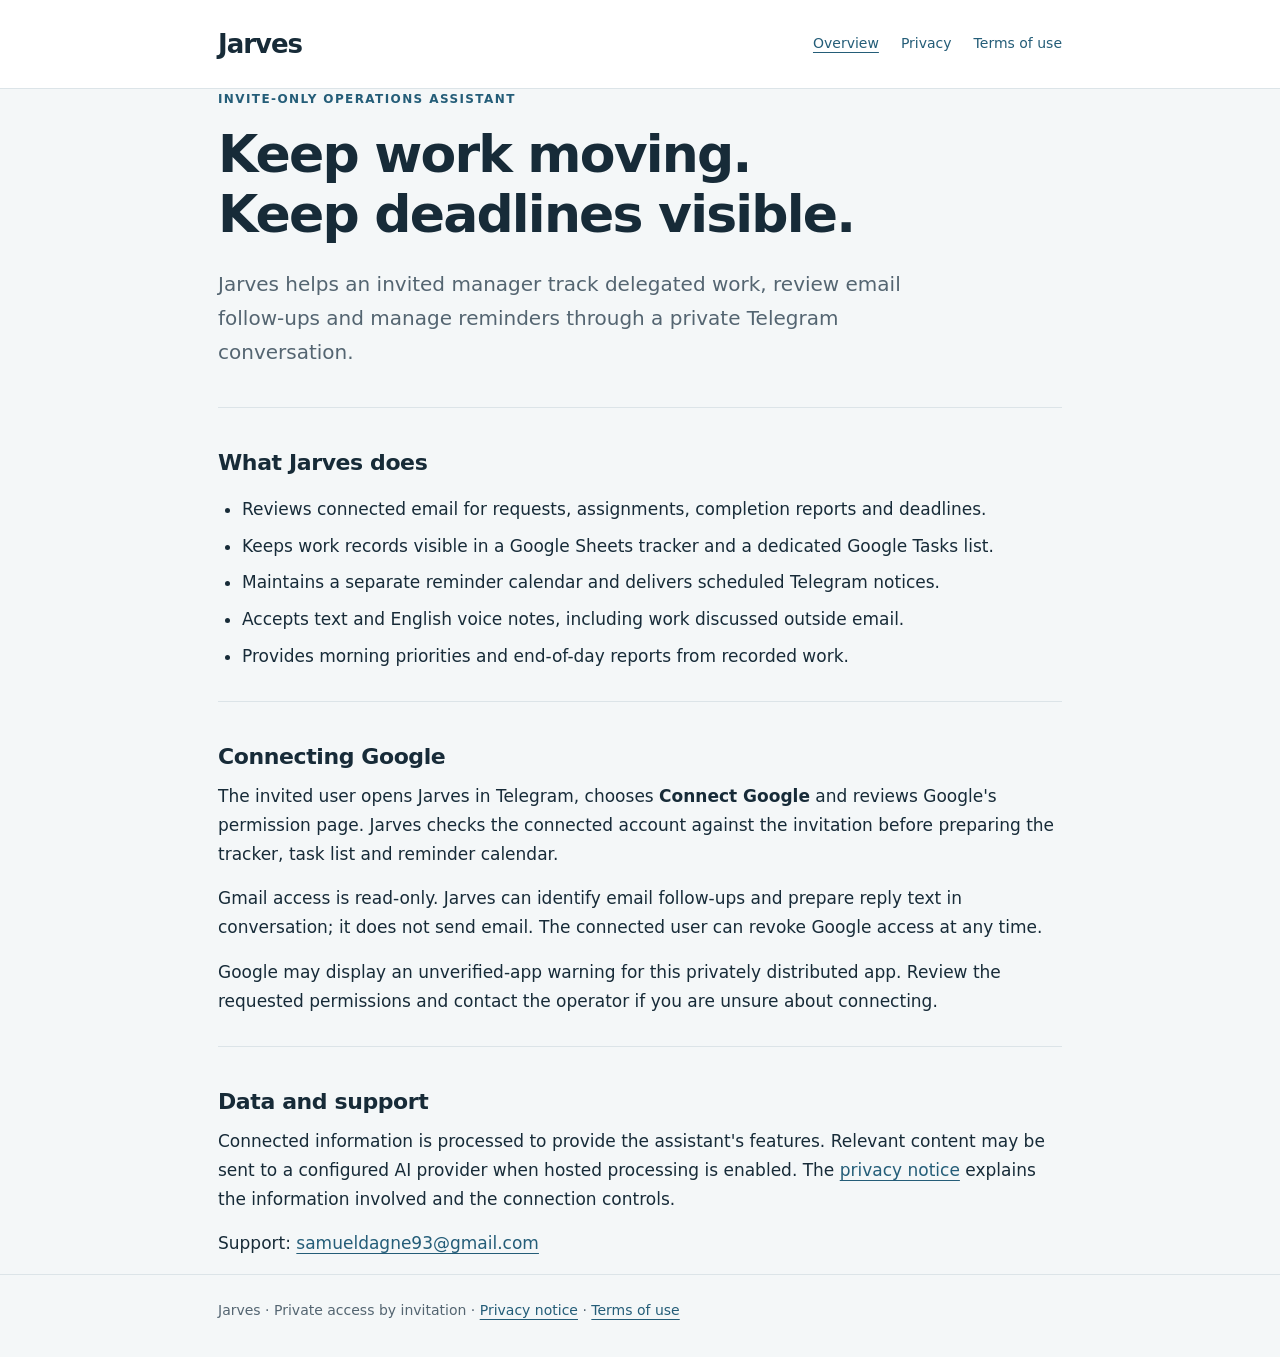
<file: index.html>
<!doctype html>
<html lang="en">
<head><meta charset="utf-8"><meta name="viewport" content="width=device-width,initial-scale=1"><meta name="robots" content="noindex"><title>Jarves — Operations assistant</title><meta name="description" content="Information about Jarves, an invite-only assistant for operational tasks, email follow-up and reminders."><link rel="stylesheet" href="styles.css"></head>
<body>
<header><nav class="wrap" aria-label="Main navigation"><a class="brand" href="index.html">Jarves</a><div class="links"><a href="index.html" aria-current="page">Overview</a><a href="privacy.html">Privacy</a><a href="terms.html">Terms of use</a></div></nav></header>
<main class="wrap">
<p class="eyebrow">Invite-only operations assistant</p>
<h1>Keep work moving.<br>Keep deadlines visible.</h1>
<p class="lead">Jarves helps an invited manager track delegated work, review email follow-ups and manage reminders through a private Telegram conversation.</p>
<section><h2>What Jarves does</h2><ul><li>Reviews connected email for requests, assignments, completion reports and deadlines.</li><li>Keeps work records visible in a Google Sheets tracker and a dedicated Google Tasks list.</li><li>Maintains a separate reminder calendar and delivers scheduled Telegram notices.</li><li>Accepts text and English voice notes, including work discussed outside email.</li><li>Provides morning priorities and end-of-day reports from recorded work.</li></ul></section>
<section><h2>Connecting Google</h2><p>The invited user opens Jarves in Telegram, chooses <strong>Connect Google</strong> and reviews Google's permission page. Jarves checks the connected account against the invitation before preparing the tracker, task list and reminder calendar.</p><p>Gmail access is read-only. Jarves can identify email follow-ups and prepare reply text in conversation; it does not send email. The connected user can revoke Google access at any time.</p><p>Google may display an unverified-app warning for this privately distributed app. Review the requested permissions and contact the operator if you are unsure about connecting.</p></section>
<section><h2>Data and support</h2><p>Connected information is processed to provide the assistant's features. Relevant content may be sent to a configured AI provider when hosted processing is enabled. The <a href="privacy.html">privacy notice</a> explains the information involved and the connection controls.</p><p>Support: <a href="mailto:samueldagne93@gmail.com">samueldagne93@gmail.com</a></p></section>
</main>
<footer><div class="wrap">Jarves · Private access by invitation · <a href="privacy.html">Privacy notice</a> · <a href="terms.html">Terms of use</a></div></footer>
</body></html>
</file>
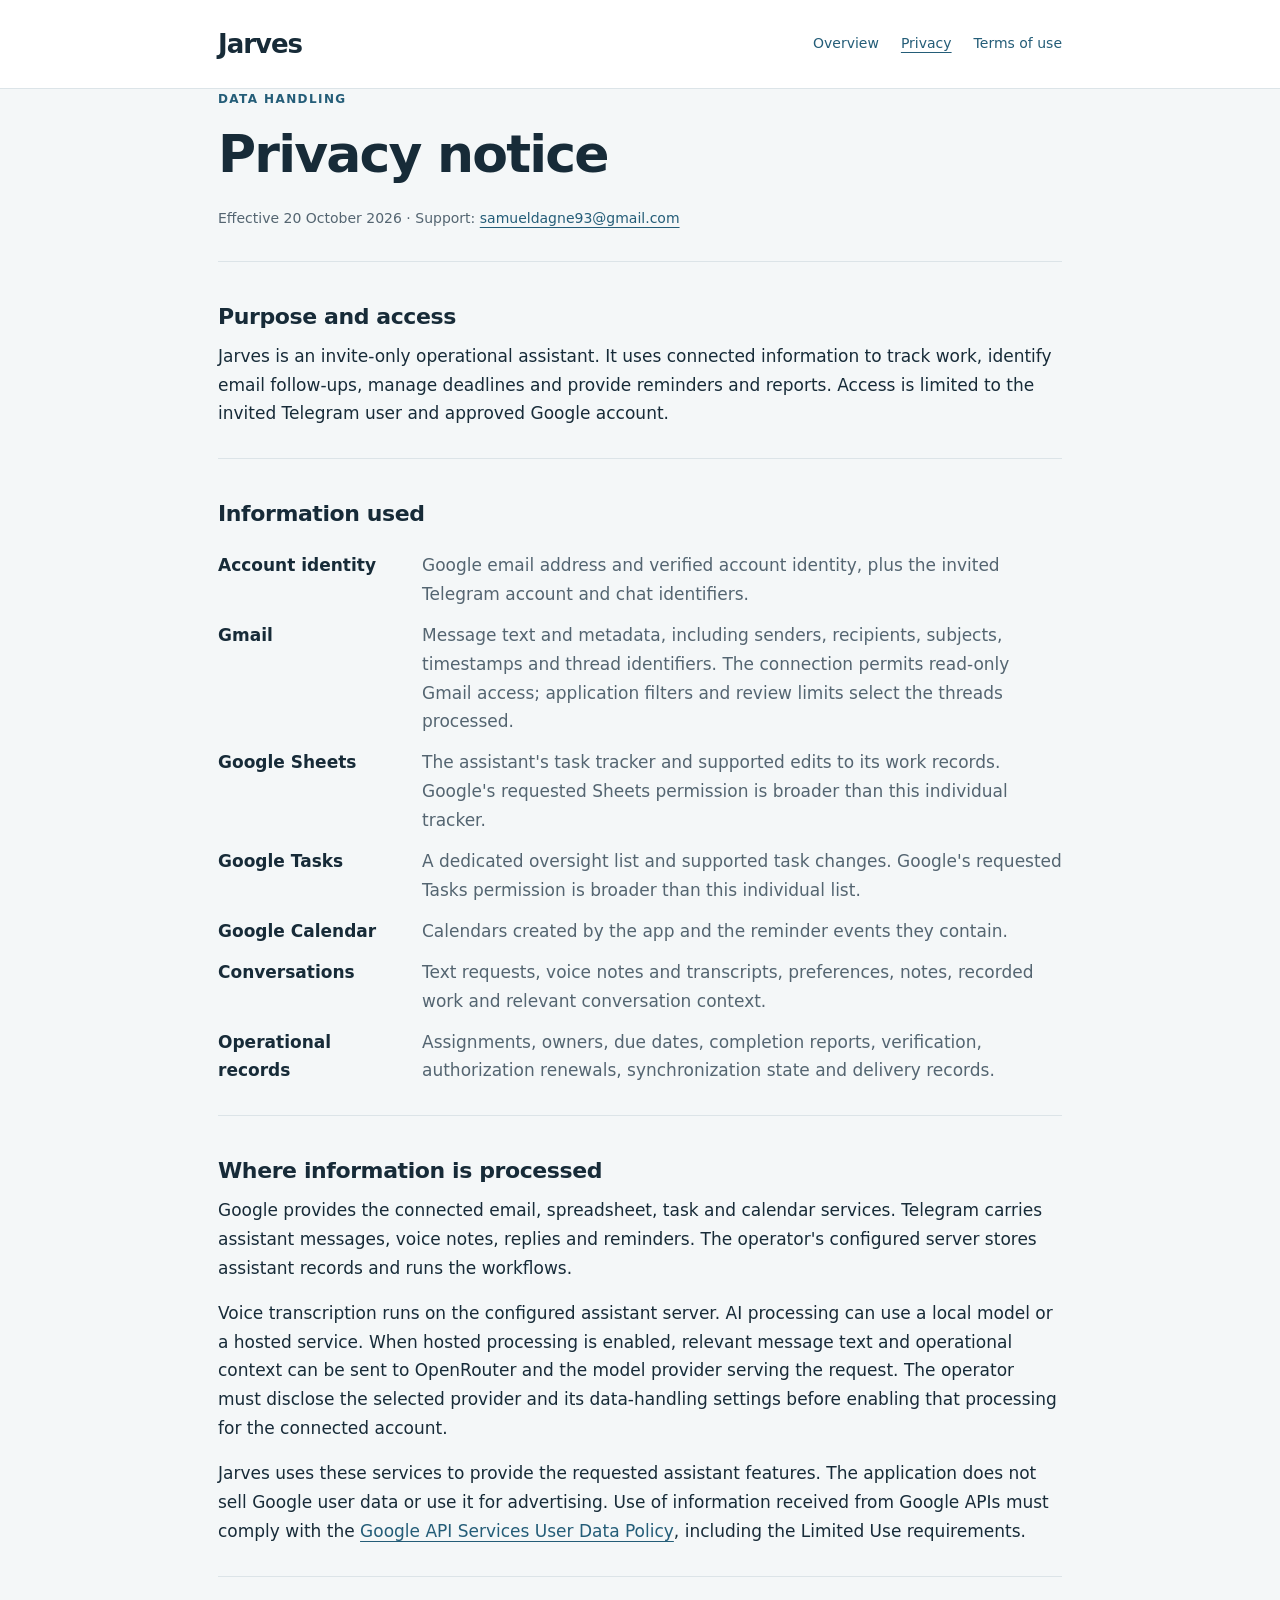
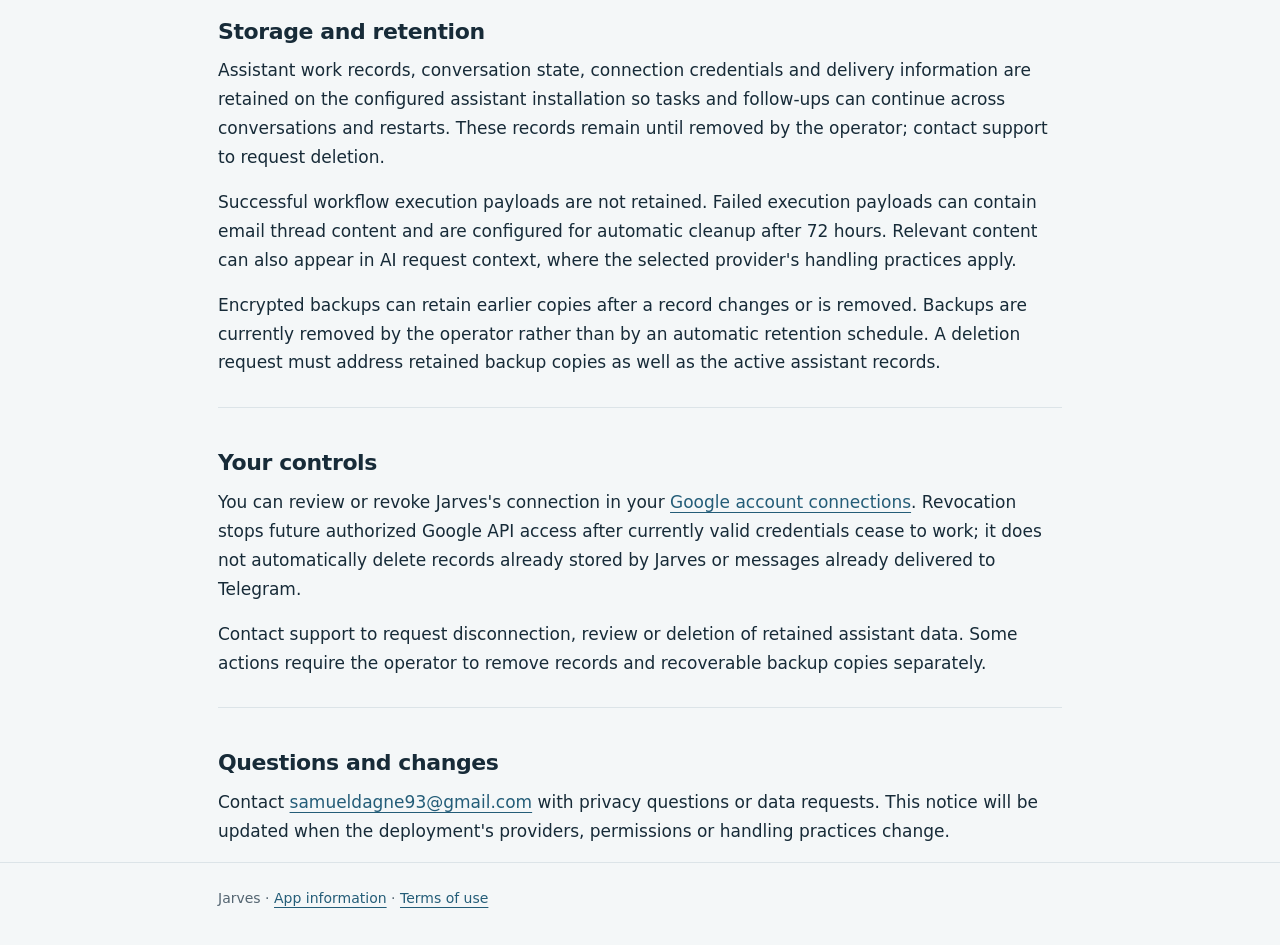
<file: privacy.html>
<!doctype html>
<html lang="en">
<head><meta charset="utf-8"><meta name="viewport" content="width=device-width,initial-scale=1"><meta name="robots" content="noindex"><title>Privacy notice — Jarves</title><link rel="stylesheet" href="styles.css"></head>
<body>
<header><nav class="wrap" aria-label="Main navigation"><a class="brand" href="index.html">Jarves</a><div class="links"><a href="index.html">Overview</a><a href="privacy.html" aria-current="page">Privacy</a><a href="terms.html">Terms of use</a></div></nav></header>
<main class="wrap">
<p class="eyebrow">Data handling</p><h1>Privacy notice</h1><p class="meta">Effective 20 October 2026 · Support: <a href="mailto:samueldagne93@gmail.com">samueldagne93@gmail.com</a></p>
<section><h2>Purpose and access</h2><p>Jarves is an invite-only operational assistant. It uses connected information to track work, identify email follow-ups, manage deadlines and provide reminders and reports. Access is limited to the invited Telegram user and approved Google account.</p></section>
<section><h2>Information used</h2><dl class="facts"><dt>Account identity</dt><dd>Google email address and verified account identity, plus the invited Telegram account and chat identifiers.</dd><dt>Gmail</dt><dd>Message text and metadata, including senders, recipients, subjects, timestamps and thread identifiers. The connection permits read-only Gmail access; application filters and review limits select the threads processed.</dd><dt>Google Sheets</dt><dd>The assistant's task tracker and supported edits to its work records. Google's requested Sheets permission is broader than this individual tracker.</dd><dt>Google Tasks</dt><dd>A dedicated oversight list and supported task changes. Google's requested Tasks permission is broader than this individual list.</dd><dt>Google Calendar</dt><dd>Calendars created by the app and the reminder events they contain.</dd><dt>Conversations</dt><dd>Text requests, voice notes and transcripts, preferences, notes, recorded work and relevant conversation context.</dd><dt>Operational records</dt><dd>Assignments, owners, due dates, completion reports, verification, authorization renewals, synchronization state and delivery records.</dd></dl></section>
<section><h2>Where information is processed</h2><p>Google provides the connected email, spreadsheet, task and calendar services. Telegram carries assistant messages, voice notes, replies and reminders. The operator's configured server stores assistant records and runs the workflows.</p><p>Voice transcription runs on the configured assistant server. AI processing can use a local model or a hosted service. When hosted processing is enabled, relevant message text and operational context can be sent to OpenRouter and the model provider serving the request. The operator must disclose the selected provider and its data-handling settings before enabling that processing for the connected account.</p><p>Jarves uses these services to provide the requested assistant features. The application does not sell Google user data or use it for advertising. Use of information received from Google APIs must comply with the <a href="https://developers.google.com/terms/api-services-user-data-policy">Google API Services User Data Policy</a>, including the Limited Use requirements.</p></section>
<section><h2>Storage and retention</h2><p>Assistant work records, conversation state, connection credentials and delivery information are retained on the configured assistant installation so tasks and follow-ups can continue across conversations and restarts. These records remain until removed by the operator; contact support to request deletion.</p><p>Successful workflow execution payloads are not retained. Failed execution payloads can contain email thread content and are configured for automatic cleanup after 72 hours. Relevant content can also appear in AI request context, where the selected provider's handling practices apply.</p><p>Encrypted backups can retain earlier copies after a record changes or is removed. Backups are currently removed by the operator rather than by an automatic retention schedule. A deletion request must address retained backup copies as well as the active assistant records.</p></section>
<section><h2>Your controls</h2><p>You can review or revoke Jarves's connection in your <a href="https://myaccount.google.com/connections">Google account connections</a>. Revocation stops future authorized Google API access after currently valid credentials cease to work; it does not automatically delete records already stored by Jarves or messages already delivered to Telegram.</p><p>Contact support to request disconnection, review or deletion of retained assistant data. Some actions require the operator to remove records and recoverable backup copies separately.</p></section>
<section><h2>Questions and changes</h2><p>Contact <a href="mailto:samueldagne93@gmail.com">samueldagne93@gmail.com</a> with privacy questions or data requests. This notice will be updated when the deployment's providers, permissions or handling practices change.</p></section>
</main>
<footer><div class="wrap">Jarves · <a href="index.html">App information</a> · <a href="terms.html">Terms of use</a></div></footer>
</body></html>
</file>
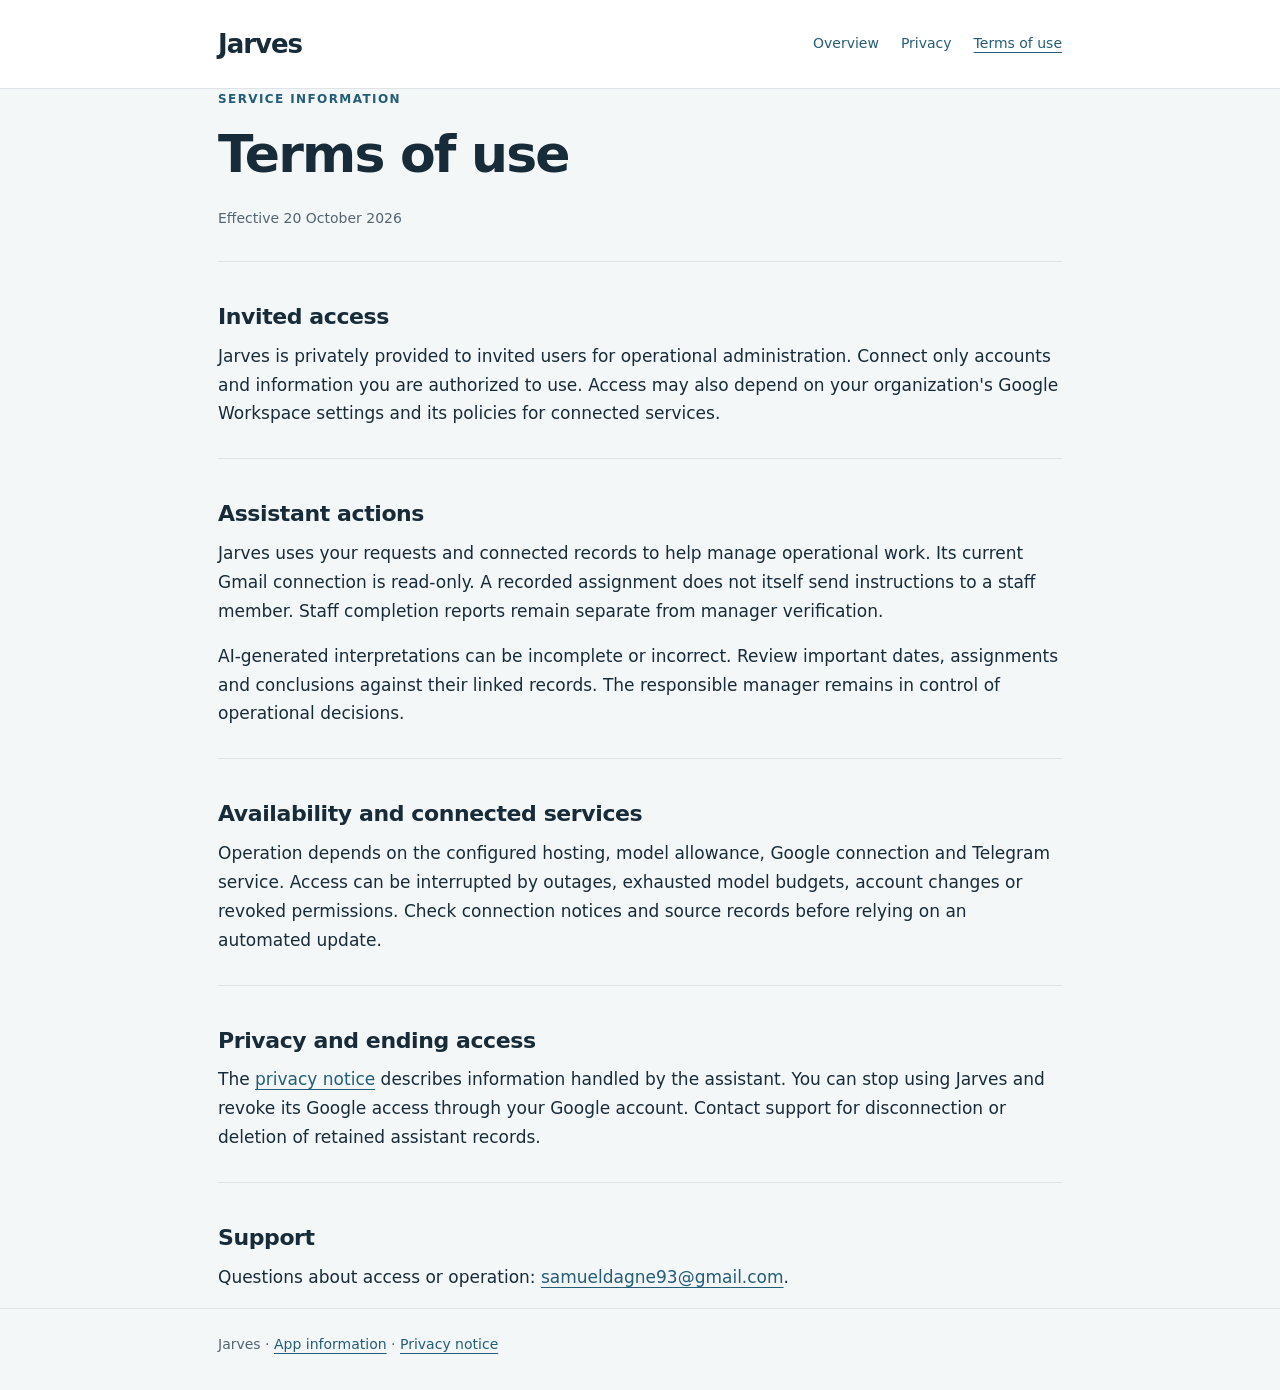
<file: terms.html>
<!doctype html>
<html lang="en">
<head><meta charset="utf-8"><meta name="viewport" content="width=device-width,initial-scale=1"><meta name="robots" content="noindex"><title>Terms of use — Jarves</title><link rel="stylesheet" href="styles.css"></head>
<body>
<header><nav class="wrap" aria-label="Main navigation"><a class="brand" href="index.html">Jarves</a><div class="links"><a href="index.html">Overview</a><a href="privacy.html">Privacy</a><a href="terms.html" aria-current="page">Terms of use</a></div></nav></header>
<main class="wrap">
<p class="eyebrow">Service information</p><h1>Terms of use</h1><p class="meta">Effective 20 October 2026</p>
<section><h2>Invited access</h2><p>Jarves is privately provided to invited users for operational administration. Connect only accounts and information you are authorized to use. Access may also depend on your organization's Google Workspace settings and its policies for connected services.</p></section>
<section><h2>Assistant actions</h2><p>Jarves uses your requests and connected records to help manage operational work. Its current Gmail connection is read-only. A recorded assignment does not itself send instructions to a staff member. Staff completion reports remain separate from manager verification.</p><p>AI-generated interpretations can be incomplete or incorrect. Review important dates, assignments and conclusions against their linked records. The responsible manager remains in control of operational decisions.</p></section>
<section><h2>Availability and connected services</h2><p>Operation depends on the configured hosting, model allowance, Google connection and Telegram service. Access can be interrupted by outages, exhausted model budgets, account changes or revoked permissions. Check connection notices and source records before relying on an automated update.</p></section>
<section><h2>Privacy and ending access</h2><p>The <a href="privacy.html">privacy notice</a> describes information handled by the assistant. You can stop using Jarves and revoke its Google access through your Google account. Contact support for disconnection or deletion of retained assistant records.</p></section>
<section><h2>Support</h2><p>Questions about access or operation: <a href="mailto:samueldagne93@gmail.com">samueldagne93@gmail.com</a>.</p></section>
</main>
<footer><div class="wrap">Jarves · <a href="index.html">App information</a> · <a href="privacy.html">Privacy notice</a></div></footer>
</body></html>
</file>
<file: styles.css>
:root{color-scheme:light;--ink:#172b38;--muted:#546571;--line:#dce4e8;--accent:#245d78;--paper:#fff;--background:#f4f7f8}
*{box-sizing:border-box}
body{margin:0;background:var(--background);color:var(--ink);font:17px/1.7 system-ui,-apple-system,BlinkMacSystemFont,"Segoe UI",sans-serif}
a{color:var(--accent);text-underline-offset:4px}
a:hover{text-decoration-thickness:2px}
a:focus-visible{outline:3px solid #6aa3bd;outline-offset:4px}
.wrap{max-width:900px;margin:auto;padding:0 28px}
header{border-bottom:1px solid var(--line);background:var(--paper)}
nav{display:flex;align-items:center;justify-content:space-between;gap:24px;min-height:88px}
.brand{color:var(--ink);font-size:26px;font-weight:700;letter-spacing:-1px;text-decoration:none}
.links{display:flex;flex-wrap:wrap;gap:22px;font-size:14px}
.links a{text-decoration:none}
.links a[aria-current=page]{text-decoration:underline}
main{padding:44px 0 60px}
.draft{padding:12px 16px;margin-bottom:36px;border:1px solid #d5b875;background:#fff9e9;color:#6b501b;font-size:14px}
.eyebrow{font-size:12px;font-weight:700;letter-spacing:1.4px;text-transform:uppercase;color:var(--accent)}
h1{max-width:760px;margin:12px 0 22px;font-size:clamp(34px,5vw,52px);font-weight:650;line-height:1.15;letter-spacing:-1.8px}
.lead{max-width:700px;margin:0 0 38px;font-size:20px;color:var(--muted)}
h2{margin:34px 0 10px;font-size:22px;line-height:1.35;letter-spacing:-.4px}
p{margin:0 0 16px}
ul,ol{padding-left:24px}
li{margin:8px 0}
section{border-top:1px solid var(--line);padding-top:6px;margin-top:30px}
.meta{font-size:14px;color:var(--muted)}
.facts{display:grid;grid-template-columns:180px 1fr;gap:12px 24px;margin:22px 0}
.facts dt{font-weight:650}
.facts dd{margin:0;color:var(--muted)}
footer{padding:24px 0 34px;border-top:1px solid var(--line);font-size:14px;color:var(--muted)}
@media(max-width:600px){.wrap{padding:0 20px}nav{align-items:flex-start;flex-direction:column;gap:8px;padding:18px 0}.links{gap:18px}main{padding-top:28px}.facts{grid-template-columns:1fr;gap:3px}.facts dd{margin-bottom:16px}}
</file>
